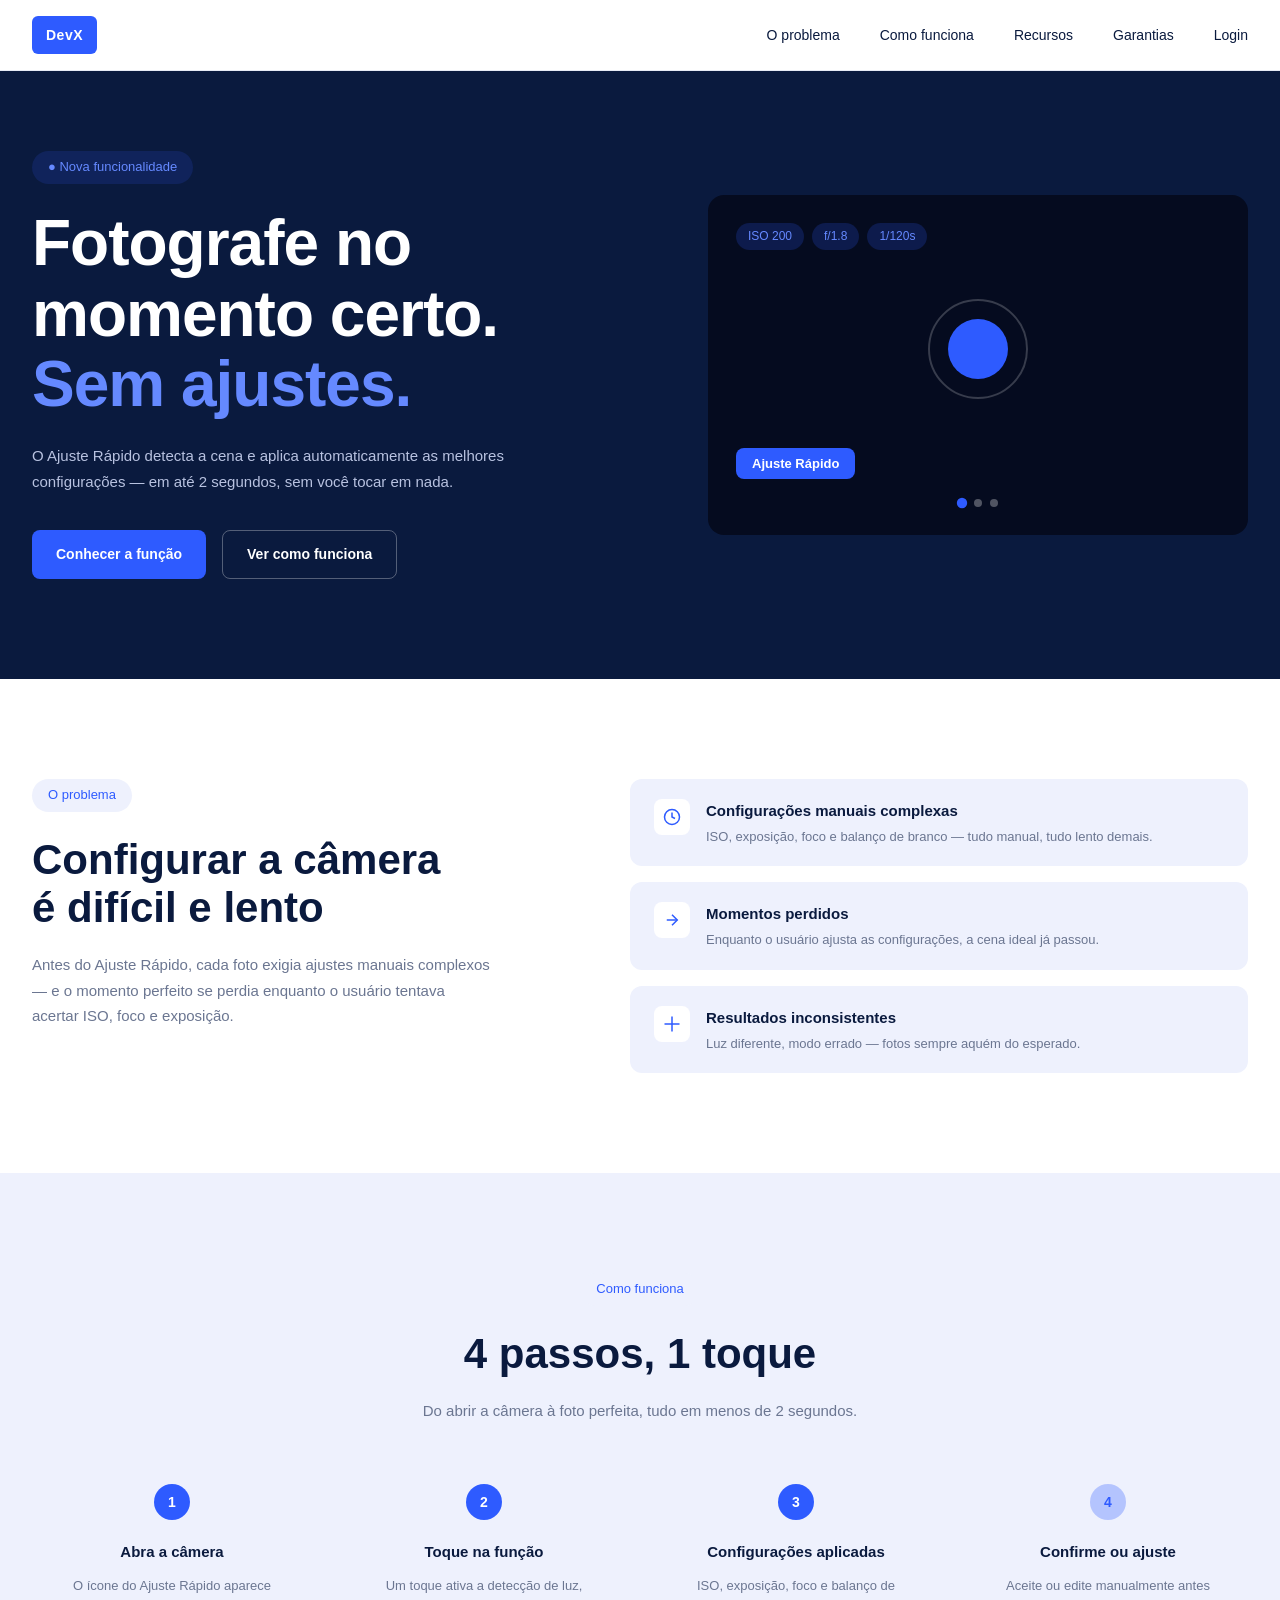
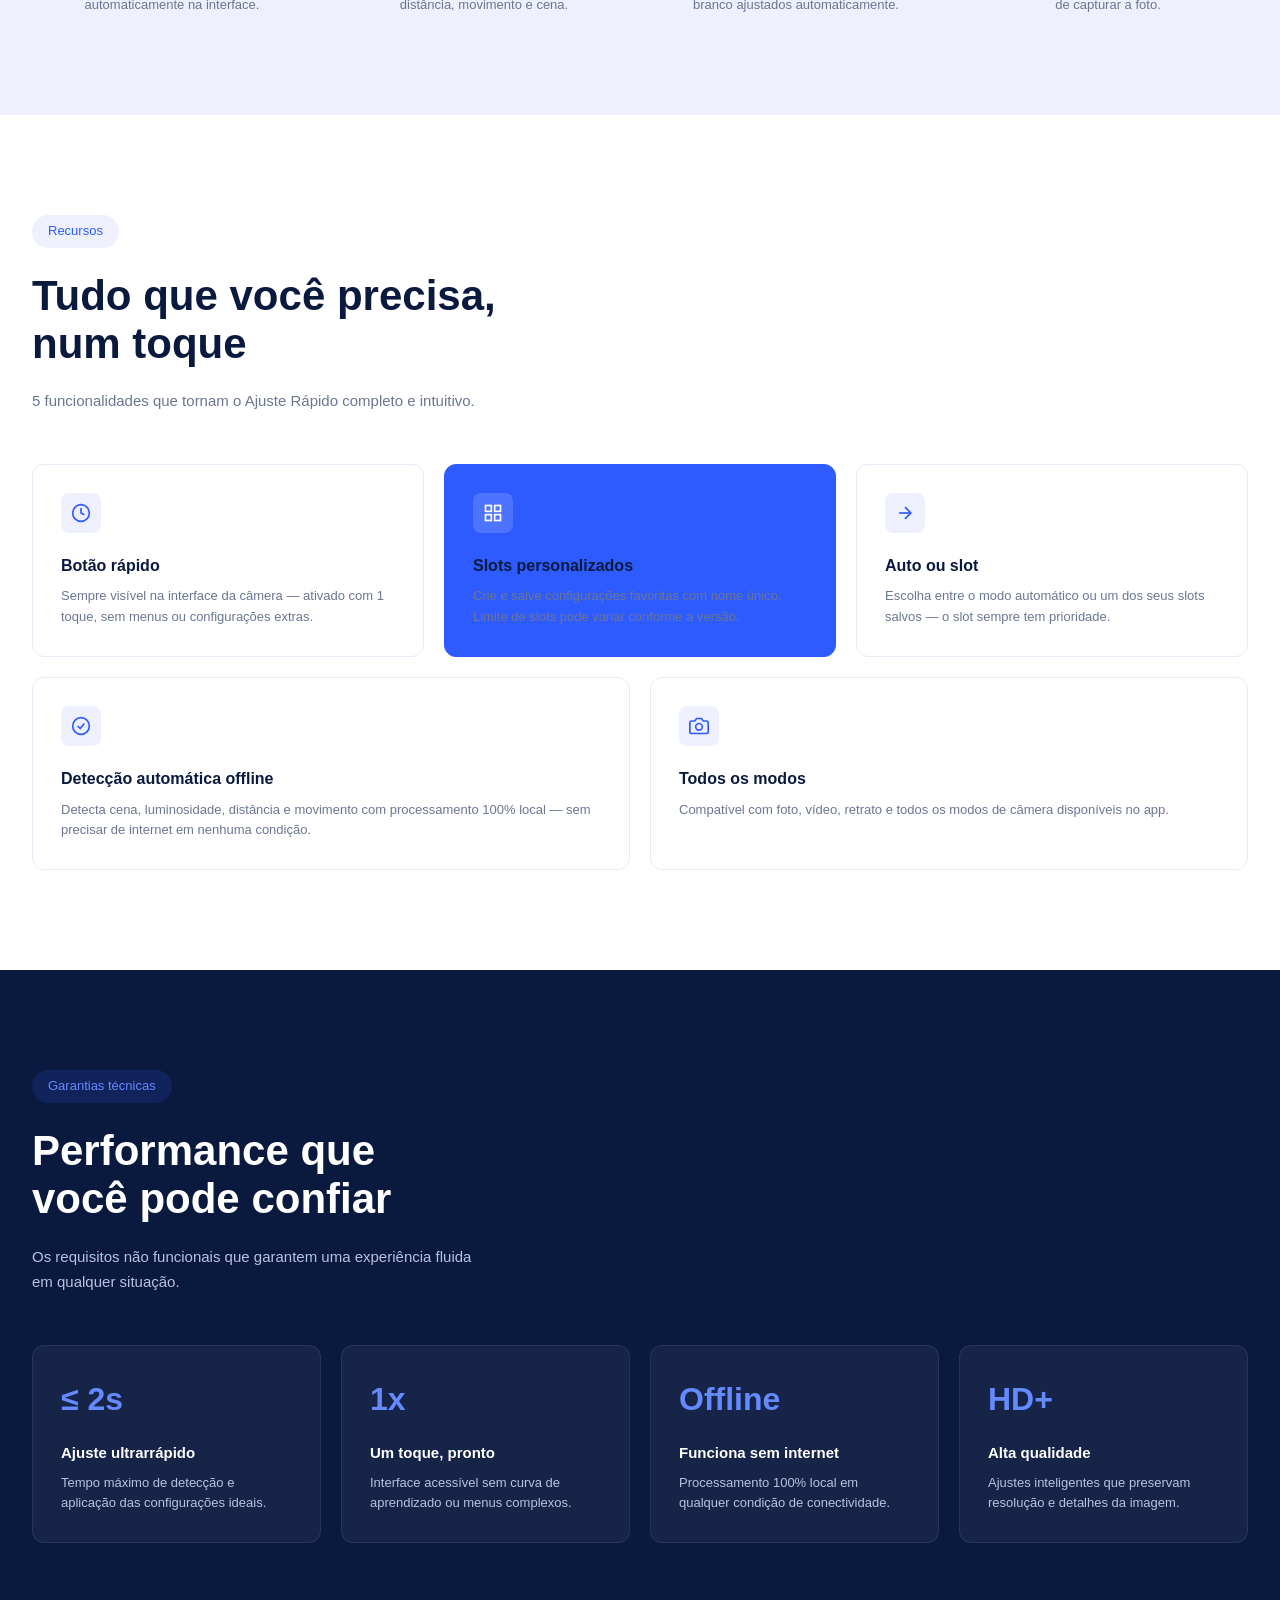
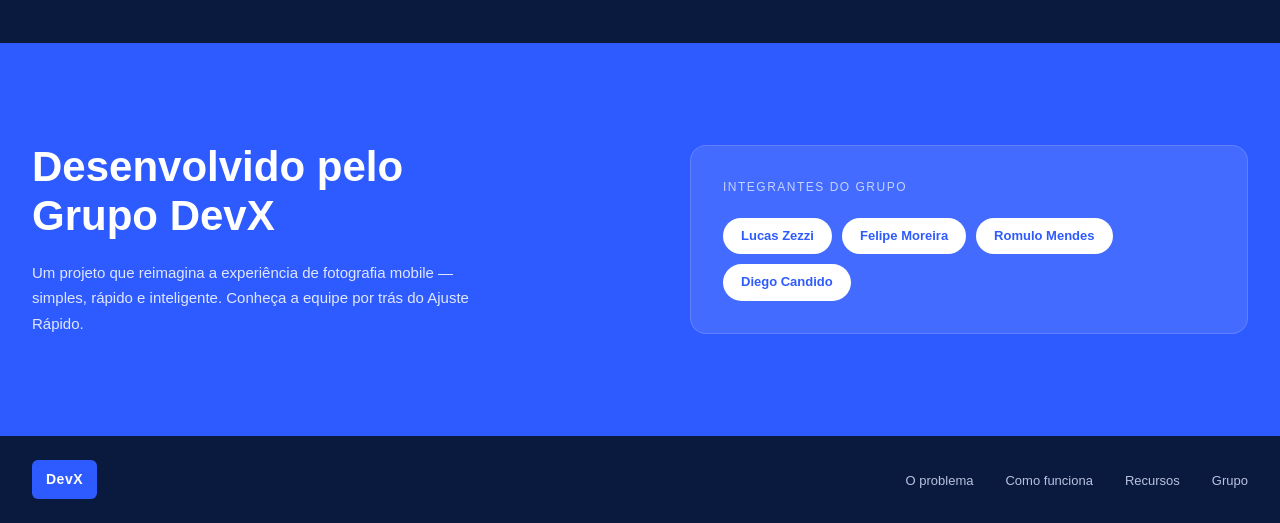
<file: index.html>
<!DOCTYPE html>
<html lang="pt-BR">
    <head>
        <meta charset="UTF-8">
        <meta name="viewport" content="width=device-width, initial-scale=1.0">
        <meta name="description"
            content="DevX - Ajuste Rápido: fotografe no momento certo, sem ajustes manuais.">
        <meta name="author" content="Grupo DevX">
        <title>DevX | Ajuste Rápido</title>
        <link rel="stylesheet" href="css/style.css">
    </head>
    <body>

        <header class="topo">
            <nav class="menu">
                <a href="index.html" class="logo">DevX</a>

                <ul class="menu-itens">
                    <li><a href="#problema">O problema</a></li>
                    <li><a href="#como-funciona">Como funciona</a></li>
                    <li><a href="#recursos">Recursos</a></li>
                    <li><a href="#garantias">Garantias</a></li>
                    <li><a href="login.html">Login</a></li>
                </ul>
            </nav>
        </header>

        <main>

            <section class="hero" id="hero">
                <div class="container hero-flex">

                    <div class="hero-texto">
                        <span class="tag-azul">● Nova funcionalidade</span>

                        <h1 class="titulo-grande">
                            Fotografe no <br>
                            momento certo. <br>
                            <span class="destaque">Sem ajustes.</span>
                        </h1>

                        <p class="descricao-hero">
                            O Ajuste Rápido detecta a cena e aplica
                            automaticamente as
                            melhores configurações — em até 2 segundos, sem você
                            tocar em nada.
                        </p>

                        <div class="botoes-hero">
                            <a href="#recursos" class="btn btn-azul">Conhecer a
                                função</a>
                            <a href="#como-funciona" class="btn btn-borda">Ver
                                como funciona</a>
                        </div>
                    </div>

                    <div class="slideshow">
                        <div class="tags-camera">
                            <span class="tag-info" id="tag-iso">ISO 200</span>
                            <span class="tag-info"
                                id="tag-aperture">f/1.8</span>
                            <span class="tag-info"
                                id="tag-shutter">1/120s</span>
                        </div>

                        <div class="camera-box">
                            <div class="anel-camera">
                                <div class="botao-camera"></div>
                            </div>
                        </div>

                        <div class="rodape-camera">
                            <button type="button" id="btn-ajustar"
                                class="btn btn-azul btn-mini">Ajuste
                                Rápido</button>
                        </div>

                        <div class="bolinhas">
                            <button type="button" class="bolinha ativa"
                                data-slide="0" aria-label="Slide 1"></button>
                            <button type="button" class="bolinha" data-slide="1"
                                aria-label="Slide 2"></button>
                            <button type="button" class="bolinha" data-slide="2"
                                aria-label="Slide 3"></button>
                        </div>
                    </div>

                </div>
            </section>

            <section class="problema" id="problema">
                <div class="container problema-flex">

                    <div class="problema-texto">
                        <span class="tag-clara">O problema</span>

                        <h2 class="titulo-secao">
                            Configurar a câmera <br>
                            é difícil e lento
                        </h2>

                        <p class="paragrafo">
                            Antes do Ajuste Rápido, cada foto exigia ajustes
                            manuais complexos
                            — e o momento perfeito se perdia enquanto o usuário
                            tentava acertar
                            ISO, foco e exposição.
                        </p>
                    </div>

                    <ul class="lista-problemas">
                        <li class="item-problema">
                            <div class="iconinho">
                                <svg viewBox="0 0 24 24" fill="none"
                                    stroke="currentColor" stroke-width="2">
                                    <circle cx="12" cy="12" r="10" />
                                    <polyline points="12 6 12 12 16 14" />
                                </svg>
                            </div>
                            <div class="texto-item">
                                <h3>Configurações manuais complexas</h3>
                                <p>ISO, exposição, foco e balanço de branco —
                                    tudo manual, tudo lento demais.</p>
                            </div>
                        </li>

                        <li class="item-problema">
                            <div class="iconinho">
                                <svg viewBox="0 0 24 24" fill="none"
                                    stroke="currentColor" stroke-width="2">
                                    <line x1="5" y1="12" x2="19" y2="12" />
                                    <polyline points="12 5 19 12 12 19" />
                                </svg>
                            </div>
                            <div class="texto-item">
                                <h3>Momentos perdidos</h3>
                                <p>Enquanto o usuário ajusta as configurações, a
                                    cena ideal já passou.</p>
                            </div>
                        </li>

                        <li class="item-problema">
                            <div class="iconinho">
                                <svg viewBox="0 0 24 24" fill="none"
                                    stroke="currentColor" stroke-width="2">
                                    <path d="M12 2 L12 22 M2 12 L22 12" />
                                </svg>
                            </div>
                            <div class="texto-item">
                                <h3>Resultados inconsistentes</h3>
                                <p>Luz diferente, modo errado — fotos sempre
                                    aquém do esperado.</p>
                            </div>
                        </li>
                    </ul>

                </div>
            </section>

            <section class="como-funciona" id="como-funciona">
                <div class="container">

                    <header class="cabecalho-secao">
                        <span class="tag-clara">Como funciona</span>
                        <h2 class="titulo-secao">4 passos, 1 toque</h2>
                        <p class="paragrafo">
                            Do abrir a câmera à foto perfeita, tudo em menos de
                            2 segundos.
                        </p>
                    </header>

                    <ol class="passos">
                        <li class="passo">
                            <div class="numero-passo">1</div>
                            <h3>Abra a câmera</h3>
                            <p>O ícone do Ajuste Rápido aparece automaticamente
                                na interface.</p>
                        </li>

                        <li class="passo">
                            <div class="numero-passo">2</div>
                            <h3>Toque na função</h3>
                            <p>Um toque ativa a detecção de luz, distância,
                                movimento e cena.</p>
                        </li>

                        <li class="passo">
                            <div class="numero-passo">3</div>
                            <h3>Configurações aplicadas</h3>
                            <p>ISO, exposição, foco e balanço de branco
                                ajustados automaticamente.</p>
                        </li>

                        <li class="passo">
                            <div class="numero-passo numero-claro">4</div>
                            <h3>Confirme ou ajuste</h3>
                            <p>Aceite ou edite manualmente antes de capturar a
                                foto.</p>
                        </li>
                    </ol>

                </div>
            </section>

            <section class="recursos" id="recursos">
                <div class="container">

                    <header class="cabecalho-secao alinhamento-esquerdo">
                        <span class="tag-clara">Recursos</span>
                        <h2 class="titulo-secao">
                            Tudo que você precisa, <br>
                            num toque
                        </h2>
                        <p class="paragrafo">
                            5 funcionalidades que tornam o Ajuste Rápido
                            completo e intuitivo.
                        </p>
                    </header>

                    <ul class="grade-recursos">
                        <li class="card-recurso">
                            <div class="icon-recurso">
                                <svg viewBox="0 0 24 24" fill="none"
                                    stroke="currentColor" stroke-width="2">
                                    <circle cx="12" cy="12" r="10" />
                                    <polyline points="12 6 12 12 16 14" />
                                </svg>
                            </div>
                            <h3>Botão rápido</h3>
                            <p>Sempre visível na interface da câmera — ativado
                                com 1 toque, sem menus ou configurações
                                extras.</p>
                        </li>

                        <li class="card-recurso destaque-azul">
                            <div class="icon-recurso">
                                <svg viewBox="0 0 24 24" fill="none"
                                    stroke="currentColor" stroke-width="2">
                                    <rect x="3" y="3" width="7" height="7" />
                                    <rect x="14" y="3" width="7" height="7" />
                                    <rect x="3" y="14" width="7" height="7" />
                                    <rect x="14" y="14" width="7" height="7" />
                                </svg>
                            </div>
                            <h3>Slots personalizados</h3>
                            <p>Crie e salve configurações favoritas com nome
                                único. Limite de slots pode variar conforme a
                                versão.</p>
                        </li>

                        <li class="card-recurso">
                            <div class="icon-recurso">
                                <svg viewBox="0 0 24 24" fill="none"
                                    stroke="currentColor" stroke-width="2">
                                    <line x1="5" y1="12" x2="19" y2="12" />
                                    <polyline points="12 5 19 12 12 19" />
                                </svg>
                            </div>
                            <h3>Auto ou slot</h3>
                            <p>Escolha entre o modo automático ou um dos seus
                                slots salvos — o slot sempre tem prioridade.</p>
                        </li>

                        <li class="card-recurso">
                            <div class="icon-recurso">
                                <svg viewBox="0 0 24 24" fill="none"
                                    stroke="currentColor" stroke-width="2">
                                    <circle cx="12" cy="12" r="10" />
                                    <path d="M8 12 L11 15 L16 9" />
                                </svg>
                            </div>
                            <h3>Detecção automática offline</h3>
                            <p>Detecta cena, luminosidade, distância e movimento
                                com processamento 100% local — sem precisar de
                                internet em nenhuma condição.</p>
                        </li>

                        <li class="card-recurso">
                            <div class="icon-recurso">
                                <svg viewBox="0 0 24 24" fill="none"
                                    stroke="currentColor" stroke-width="2">
                                    <path
                                        d="M23 19a2 2 0 0 1-2 2H3a2 2 0 0 1-2-2V8a2 2 0 0 1 2-2h4l2-3h6l2 3h4a2 2 0 0 1 2 2z" />
                                    <circle cx="12" cy="13" r="4" />
                                </svg>
                            </div>
                            <h3>Todos os modos</h3>
                            <p>Compatível com foto, vídeo, retrato e todos os
                                modos de câmera disponíveis no app.</p>
                        </li>
                    </ul>

                </div>
            </section>

            <section class="garantias" id="garantias">
                <div class="container">

                    <header class="cabecalho-secao alinhamento-esquerdo">
                        <span class="tag-azul">Garantias técnicas</span>
                        <h2 class="titulo-secao titulo-branco">
                            Performance que <br>
                            você pode confiar
                        </h2>
                        <p class="paragrafo paragrafo-claro">
                            Os requisitos não funcionais que garantem uma
                            experiência fluida <br>
                            em qualquer situação.
                        </p>
                    </header>

                    <ul class="grade-garantias">
                        <li class="box-garantia">
                            <div class="valor-destaque">≤ 2s</div>
                            <h3>Ajuste ultrarrápido</h3>
                            <p>Tempo máximo de detecção e aplicação das
                                configurações ideais.</p>
                        </li>

                        <li class="box-garantia">
                            <div class="valor-destaque">1x</div>
                            <h3>Um toque, pronto</h3>
                            <p>Interface acessível sem curva de aprendizado ou
                                menus complexos.</p>
                        </li>

                        <li class="box-garantia">
                            <div class="valor-destaque">Offline</div>
                            <h3>Funciona sem internet</h3>
                            <p>Processamento 100% local em qualquer condição de
                                conectividade.</p>
                        </li>

                        <li class="box-garantia">
                            <div class="valor-destaque">HD+</div>
                            <h3>Alta qualidade</h3>
                            <p>Ajustes inteligentes que preservam resolução e
                                detalhes da imagem.</p>
                        </li>
                    </ul>

                </div>
            </section>

            <section class="grupo" id="grupo">
                <div class="container grupo-flex">

                    <div class="grupo-texto">
                        <h2 class="titulo-secao titulo-branco">
                            Desenvolvido pelo <br>
                            Grupo DevX
                        </h2>
                        <p class="paragrafo paragrafo-claro">
                            Um projeto que reimagina a experiência de fotografia
                            mobile —
                            simples, rápido e inteligente. Conheça a equipe por
                            trás do
                            Ajuste Rápido.
                        </p>
                    </div>

                    <aside class="card-integrantes">
                        <p class="legenda-card">INTEGRANTES DO GRUPO</p>
                        <ul class="lista-nomes">
                            <li><span class="nome-tag">Lucas Zezzi</span></li>
                            <li><span class="nome-tag">Felipe
                                    Moreira</span></li>
                            <li><span class="nome-tag">Romulo Mendes</span></li>
                            <li><span class="nome-tag">Diego Candido</span></li>
                        </ul>
                    </aside>

                </div>
            </section>

        </main>

        <footer class="rodape">
            <div class="container rodape-flex">
                <a href="index.html" class="logo">DevX</a>
                <ul class="links-rodape">
                    <li><a href="#problema">O problema</a></li>
                    <li><a href="#como-funciona">Como funciona</a></li>
                    <li><a href="#recursos">Recursos</a></li>
                    <li><a href="#grupo">Grupo</a></li>
                </ul>
            </div>
        </footer>

        <script src="js/main.js"></script>
    </body>
</html>
</file>
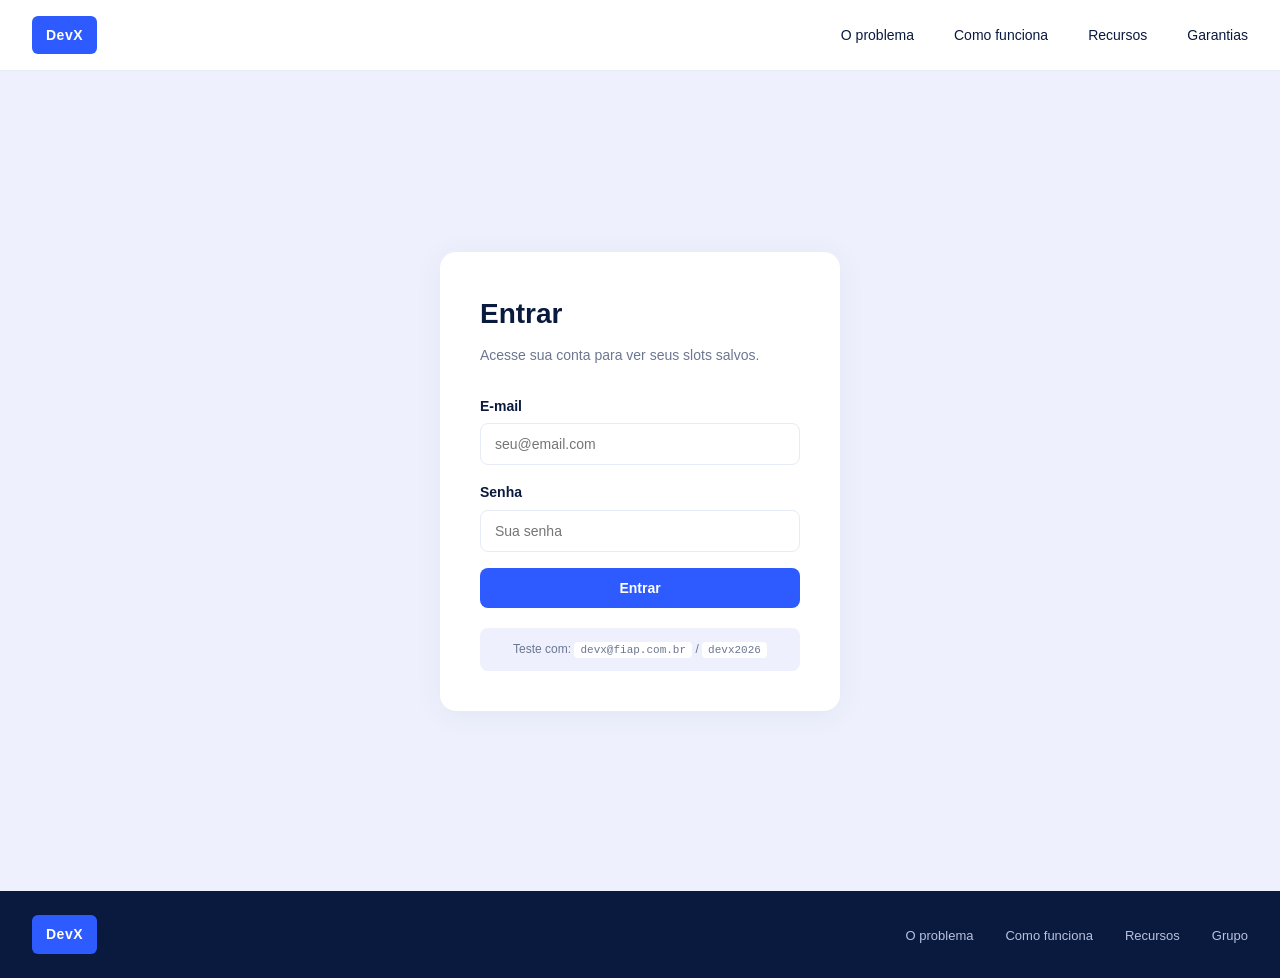
<file: login.html>
<!DOCTYPE html>
<html lang="pt-BR">

<head>
    <meta charset="UTF-8">
    <meta name="viewport" content="width=device-width, initial-scale=1.0">
    <title>DevX | Login</title>
    <link rel="stylesheet" href="css/style.css">
</head>

<body class="pagina-login">

    <header class="topo">
        <nav class="menu">
            <a href="index.html" class="logo">DevX</a>
            <ul class="menu-itens">
                <li><a href="index.html#problema">O problema</a></li>
                <li><a href="index.html#como-funciona">Como funciona</a></li>
                <li><a href="index.html#recursos">Recursos</a></li>
                <li><a href="index.html#garantias">Garantias</a></li>
            </ul>
        </nav>
    </header>

    <main class="centro-login">
        <div class="caixa-login">

            <h1 class="titulo-login">Entrar</h1>
            <p class="subtitulo-login">Acesse sua conta para ver seus slots salvos.</p>

            <form id="formLogin" class="form" novalidate>

                <div class="campo">
                    <label for="email">E-mail</label>
                    <input type="email" id="email" name="email" placeholder="seu@email.com" required>
                </div>

                <div class="campo">
                    <label for="senha">Senha</label>
                    <input type="password" id="senha" name="senha" placeholder="Sua senha" required>
                </div>

                <button type="submit" class="btn btn-azul btn-largo">Entrar</button>

            </form>

            <p class="dica-login">
                Teste com: <code>devx@fiap.com.br</code> / <code>devx2026</code>
            </p>

        </div>
    </main>

    <footer class="rodape">
        <div class="container rodape-flex">
            <a href="index.html" class="logo">DevX</a>
            <ul class="links-rodape">
                <li><a href="index.html#problema">O problema</a></li>
                <li><a href="index.html#como-funciona">Como funciona</a></li>
                <li><a href="index.html#recursos">Recursos</a></li>
                <li><a href="index.html#grupo">Grupo</a></li>
            </ul>
        </div>
    </footer>

    <script src="js/login.js"></script>
</body>

</html>
</file>
<file: css/style.css>
* {
  margin: 0;
  padding: 0;
  box-sizing: border-box;
}

html {
  scroll-behavior: smooth;
}

body {
  font-family: 'Inter', -apple-system, 'Segoe UI', Roboto, sans-serif;
  font-size: 16px;
  line-height: 1.6;
  color: #0A1A3E;
  background-color: #FFFFFF;
}

img { max-width: 100%; display: block; }
a { color: inherit; text-decoration: none; }
button { font-family: inherit; cursor: pointer; border: none; background: none; }
ul, ol { list-style: none; }


:root {
  --azul-escuro: #0A1A3E;
  --azul: #2E5BFF;
  --azul-claro: #6589FF;
  --azul-fundinho: #EEF1FD;
  --azul-2: #1A3FCB;
  --branco: #FFFFFF;
  --cinza-texto: #6B7691;
  --cinza-borda: #E7EBF5;
  --texto-claro: #B8C2E0;
}


.container {
  width: 100%;
  max-width: 1280px;
  margin: 0 auto;
  padding: 0 32px;
}


.topo {
  background-color: var(--branco);
  border-bottom: 1px solid var(--cinza-borda);
  position: sticky;
  top: 0;
  z-index: 100;
}

.menu {
  display: flex;
  align-items: center;
  justify-content: space-between;
  max-width: 1440px;
  margin: 0 auto;
  padding: 16px 32px;
  gap: 32px;
}

.logo {
  background-color: var(--azul);
  color: var(--branco);
  font-weight: 700;
  font-size: 14px;
  letter-spacing: 0.5px;
  padding: 8px 14px;
  border-radius: 6px;
}

.menu-itens {
  display: flex;
  align-items: center;
  gap: 40px;
}

.menu-itens a {
  color: var(--azul-escuro);
  font-size: 14px;
  font-weight: 500;
  transition: color 0.2s;
}

.menu-itens a:hover {
  color: var(--azul);
}


/* ============ BOTOES ============ */
.btn {
  display: inline-flex;
  align-items: center;
  justify-content: center;
  padding: 12px 24px;
  border-radius: 8px;
  font-size: 14px;
  font-weight: 600;
  cursor: pointer;
  transition: transform 0.15s, background-color 0.2s;
}

.btn:hover { transform: translateY(-1px); }
.btn:active { transform: translateY(0); }

.btn-azul {
  background-color: var(--azul);
  color: var(--branco);
}
.btn-azul:hover { background-color: var(--azul-2); }

.btn-borda {
  background-color: transparent;
  color: var(--branco);
  border: 1px solid rgba(255, 255, 255, 0.3);
}
.btn-borda:hover { background-color: rgba(255, 255, 255, 0.1); }

.btn-largo { width: 100%; }
.btn-mini { padding: 8px 16px; font-size: 13px; }


/* ============ TAGS ============ */
.tag-azul {
  display: inline-block;
  background-color: rgba(46, 91, 255, 0.15);
  color: var(--azul-claro);
  padding: 6px 16px;
  border-radius: 999px;
  font-size: 13px;
  font-weight: 500;
  margin-bottom: 24px;
}

.tag-clara {
  display: inline-block;
  background-color: var(--azul-fundinho);
  color: var(--azul);
  padding: 6px 16px;
  border-radius: 999px;
  font-size: 13px;
  font-weight: 500;
  margin-bottom: 24px;
}

/* ============ HERO ============ */
.hero {
  background-color: var(--azul-escuro);
  color: var(--branco);
  padding: 80px 0 100px;
}

.hero-flex {
  display: flex;
  align-items: center;
  justify-content: space-between;
  gap: 60px;
  flex-wrap: wrap;
}

.hero-texto {
  flex: 1 1 480px;
}

.titulo-grande {
  font-size: 64px;
  font-weight: 700;
  line-height: 1.1;
  letter-spacing: -1px;
  margin-bottom: 24px;
}

.destaque {
  color: var(--azul-claro);
}

.descricao-hero {
  font-size: 15px;
  color: var(--texto-claro);
  max-width: 480px;
  margin-bottom: 36px;
  line-height: 1.7;
}

.botoes-hero {
  display: flex;
  gap: 16px;
  flex-wrap: wrap;
}


/* slideshow do hero */
.slideshow {
  flex: 1 1 420px;
  max-width: 540px;
  background-color: #050B1F;
  border-radius: 16px;
  padding: 28px;
  min-height: 340px;
  display: flex;
  flex-direction: column;
  justify-content: space-between;
}

.tags-camera {
  display: flex;
  gap: 8px;
}

.tag-info {
  background-color: rgba(46, 91, 255, 0.2);
  color: var(--azul-claro);
  padding: 4px 12px;
  border-radius: 999px;
  font-size: 12px;
  font-weight: 500;
  transition: all 0.3s;
}

.camera-box {
  display: flex;
  align-items: center;
  justify-content: center;
  flex: 1;
  padding: 20px 0;
}

.anel-camera {
  width: 100px;
  height: 100px;
  border: 2px solid rgba(255, 255, 255, 0.2);
  border-radius: 50%;
  display: flex;
  align-items: center;
  justify-content: center;
}

.botao-camera {
  width: 60px;
  height: 60px;
  background-color: var(--azul);
  border-radius: 50%;
  cursor: pointer;
  transition: background-color 0.3s, transform 0.2s;
}

.botao-camera:hover { transform: scale(1.05); }

.rodape-camera {
  display: flex;
  justify-content: space-between;
  align-items: center;
}

.barras {
  color: rgba(255, 255, 255, 0.4);
  font-size: 18px;
  letter-spacing: 2px;
}

.bolinhas {
  display: flex;
  gap: 8px;
  justify-content: center;
  margin-top: 20px;
}

.bolinha {
  width: 8px;
  height: 8px;
  border-radius: 50%;
  background-color: rgba(255, 255, 255, 0.3);
  cursor: pointer;
  transition: background-color 0.2s, transform 0.2s;
}

.bolinha:hover {
  background-color: rgba(255, 255, 255, 0.5);
}

.bolinha.ativa {
  background-color: var(--azul);
  transform: scale(1.3);
}

/* ============ PROBLEMA ============ */
.problema {
  background-color: var(--branco);
  padding: 100px 0;
}

.problema-flex {
  display: flex;
  gap: 80px;
  align-items: flex-start;
  flex-wrap: wrap;
}

.problema-texto {
  flex: 1 1 380px;
}

.titulo-secao {
  font-size: 42px;
  font-weight: 700;
  line-height: 1.15;
  color: var(--azul-escuro);
  margin-bottom: 20px;
}

.titulo-branco {
  color: var(--branco);
}

.paragrafo {
  font-size: 15px;
  color: var(--cinza-texto);
  line-height: 1.7;
  max-width: 460px;
}

.paragrafo-claro {
  color: var(--texto-claro);
}

.lista-problemas {
  flex: 1 1 480px;
  display: flex;
  flex-direction: column;
  gap: 16px;
}

.item-problema {
  display: flex;
  align-items: flex-start;
  gap: 16px;
  background-color: var(--azul-fundinho);
  padding: 20px 24px;
  border-radius: 12px;
}

.iconinho {
  display: flex;
  align-items: center;
  justify-content: center;
  width: 36px;
  height: 36px;
  background-color: var(--branco);
  border-radius: 8px;
  color: var(--azul);
  flex-shrink: 0;
}

.iconinho svg {
  width: 18px;
  height: 18px;
}

.texto-item h3 {
  font-size: 15px;
  font-weight: 600;
  color: var(--azul-escuro);
  margin-bottom: 4px;
}

.texto-item p {
  font-size: 13px;
  color: var(--cinza-texto);
  line-height: 1.5;
}


/* ============ COMO FUNCIONA ============ */
.como-funciona {
  background-color: var(--azul-fundinho);
  padding: 100px 0;
}

.cabecalho-secao {
  text-align: center;
  margin-bottom: 60px;
}

.alinhamento-esquerdo {
  text-align: left;
  margin-bottom: 50px;
}

.cabecalho-secao .paragrafo { margin: 0 auto; }
.alinhamento-esquerdo .paragrafo { margin: 0; }

.passos {
  display: flex;
  justify-content: space-between;
  gap: 32px;
  flex-wrap: wrap;
}

.passo {
  flex: 1 1 200px;
  display: flex;
  flex-direction: column;
  align-items: center;
  text-align: center;
  gap: 12px;
}

.numero-passo {
  width: 36px;
  height: 36px;
  border-radius: 50%;
  background-color: var(--azul);
  color: var(--branco);
  display: flex;
  align-items: center;
  justify-content: center;
  font-weight: 700;
  font-size: 14px;
  margin-bottom: 8px;
}

.numero-claro {
  background-color: rgba(46, 91, 255, 0.3);
  color: var(--azul);
}

.passo h3 {
  font-size: 15px;
  font-weight: 600;
  color: var(--azul-escuro);
}

.passo p {
  font-size: 13px;
  color: var(--cinza-texto);
  line-height: 1.5;
  max-width: 220px;
}

/* ============ RECURSOS ============ */
.recursos {
  background-color: var(--branco);
  padding: 100px 0;
}

.grade-recursos {
  display: flex;
  flex-wrap: wrap;
  gap: 20px;
}

.card-recurso {
  flex: 1 1 calc(33.33% - 14px);
  min-width: 280px;
  background-color: var(--branco);
  border: 1px solid var(--cinza-borda);
  padding: 28px;
  border-radius: 12px;
  cursor: pointer;
  transition: background-color 0.25s ease, border-color 0.25s ease, transform 0.25s ease, box-shadow 0.25s ease, color 0.25s ease;
}

.card-recurso:hover {
  background-color: var(--azul);
  border-color: var(--azul);
  color: var(--branco);
  transform: translateY(-4px);
  box-shadow: 0 8px 24px rgba(46, 91, 255, 0.25);
}

.card-recurso:hover .icon-recurso {
  background-color: rgba(255, 255, 255, 0.15);
  color: var(--branco);
}

.card-recurso:hover h3 {
  color: var(--branco);
}

.card-recurso:hover p {
  color: rgba(255, 255, 255, 0.85);
}

.destaque-azul {
  background-color: var(--azul);
  border-color: var(--azul);
  color: var(--branco);
}

.destaque-azul .icon-recurso {
  background-color: rgba(255, 255, 255, 0.15);
  color: var(--branco);
}

.destaque-azul h3 { color: var(--branco); }
.destaque-azul p { color: rgba(255, 255, 255, 0.85); }

.icon-recurso {
  display: flex;
  align-items: center;
  justify-content: center;
  width: 40px;
  height: 40px;
  background-color: var(--azul-fundinho);
  color: var(--azul);
  border-radius: 8px;
  margin-bottom: 20px;
  transition: background-color 0.25s ease, color 0.25s ease;
}

.icon-recurso svg {
  width: 20px;
  height: 20px;
}

.card-recurso h3 {
  font-size: 16px;
  font-weight: 600;
  color: var(--azul-escuro);
  margin-bottom: 8px;
  transition: color 0.25s ease;
}

.card-recurso p {
  font-size: 13px;
  color: var(--cinza-texto);
  line-height: 1.6;
  transition: color 0.25s ease;
}


/* ============ GARANTIAS ============ */
.garantias {
  background-color: var(--azul-escuro);
  padding: 100px 0;
}

.grade-garantias {
  display: flex;
  gap: 20px;
  flex-wrap: wrap;
}

.box-garantia {
  flex: 1 1 220px;
  background-color: rgba(255, 255, 255, 0.05);
  border: 1px solid rgba(255, 255, 255, 0.08);
  padding: 28px;
  border-radius: 12px;
  color: var(--branco);
}

.valor-destaque {
  font-size: 32px;
  font-weight: 700;
  color: var(--azul-claro);
  margin-bottom: 16px;
}

.box-garantia h3 {
  font-size: 15px;
  font-weight: 600;
  margin-bottom: 8px;
}

.box-garantia p {
  font-size: 13px;
  color: var(--texto-claro);
  line-height: 1.6;
}

/* ============ GRUPO ============ */
.grupo {
  background-color: var(--azul);
  padding: 100px 0;
}

.grupo-flex {
  display: flex;
  align-items: center;
  justify-content: space-between;
  gap: 60px;
  flex-wrap: wrap;
}

.grupo-texto {
  flex: 1 1 400px;
  color: var(--branco);
}

.grupo-texto .paragrafo-claro {
  color: rgba(255, 255, 255, 0.85);
}

.card-integrantes {
  flex: 1 1 360px;
  background-color: rgba(255, 255, 255, 0.1);
  border: 1px solid rgba(255, 255, 255, 0.15);
  padding: 32px;
  border-radius: 16px;
  color: var(--branco);
  display: flex;
  flex-direction: column;
  gap: 20px;
}

.legenda-card {
  font-size: 12px;
  letter-spacing: 1.5px;
  color: rgba(255, 255, 255, 0.7);
  font-weight: 500;
}

.lista-nomes {
  display: flex;
  flex-wrap: wrap;
  gap: 10px;
}

.nome-tag {
  display: inline-block;
  background-color: var(--branco);
  color: var(--azul);
  padding: 8px 18px;
  border-radius: 999px;
  font-size: 13px;
  font-weight: 600;
}

/* ============ RODAPE ============ */
.rodape {
  background-color: var(--azul-escuro);
  padding: 24px 0;
  color: var(--texto-claro);
}

.rodape-flex {
  display: flex;
  align-items: center;
  justify-content: space-between;
  flex-wrap: wrap;
  gap: 20px;
}

.links-rodape {
  display: flex;
  gap: 32px;
}

.links-rodape a {
  font-size: 13px;
  transition: color 0.2s;
}

.links-rodape a:hover {
  color: var(--branco);
}


/* ============ LOGIN ============ */
.pagina-login {
  background-color: var(--azul-fundinho);
}

.centro-login {
  min-height: calc(100vh - 80px);
  display: flex;
  align-items: center;
  justify-content: center;
  padding: 60px 20px;
}

.caixa-login {
  background-color: var(--branco);
  padding: 40px;
  border-radius: 16px;
  box-shadow: 0 4px 30px rgba(10, 26, 62, 0.06);
  max-width: 400px;
  width: 100%;
}

.titulo-login {
  font-size: 28px;
  font-weight: 700;
  color: var(--azul-escuro);
  margin-bottom: 8px;
}

.subtitulo-login {
  font-size: 14px;
  color: var(--cinza-texto);
  margin-bottom: 28px;
}

.form {
  display: flex;
  flex-direction: column;
  gap: 16px;
}

.campo {
  display: flex;
  flex-direction: column;
  gap: 6px;
}

.campo label {
  font-size: 14px;
  font-weight: 600;
  color: var(--azul-escuro);
}

.campo input {
  font-family: inherit;
  font-size: 14px;
  padding: 12px 14px;
  border: 1px solid var(--cinza-borda);
  border-radius: 8px;
  background-color: var(--branco);
  color: var(--azul-escuro);
  transition: border-color 0.2s;
}

.campo input:focus {
  outline: none;
  border-color: var(--azul);
}

.campo input.erro {
  border-color: #E24B4A;
}

.dica-login {
  font-size: 12px;
  color: var(--cinza-texto);
  text-align: center;
  margin-top: 20px;
  padding: 12px;
  background-color: var(--azul-fundinho);
  border-radius: 8px;
}

.dica-login code {
  background-color: var(--branco);
  padding: 2px 6px;
  border-radius: 4px;
  font-size: 11px;
}


/* ============ MOBILE ============ */
@media (max-width: 968px) {
  .titulo-grande { font-size: 48px; }
  .titulo-secao { font-size: 32px; }
  .menu { padding: 14px 20px; gap: 16px; }
  .menu-itens { gap: 20px; }
}

@media (max-width: 768px) {
  .container { padding: 0 20px; }
  .menu-itens { display: none; }
  .hero { padding: 60px 0 80px; }
  .titulo-grande { font-size: 36px; }

  .problema, .como-funciona, .recursos, .garantias, .grupo { padding: 60px 0; }
  .titulo-secao { font-size: 26px; }

  .rodape-flex { flex-direction: column; }
  .links-rodape { flex-wrap: wrap; justify-content: center; }
}
</file>
